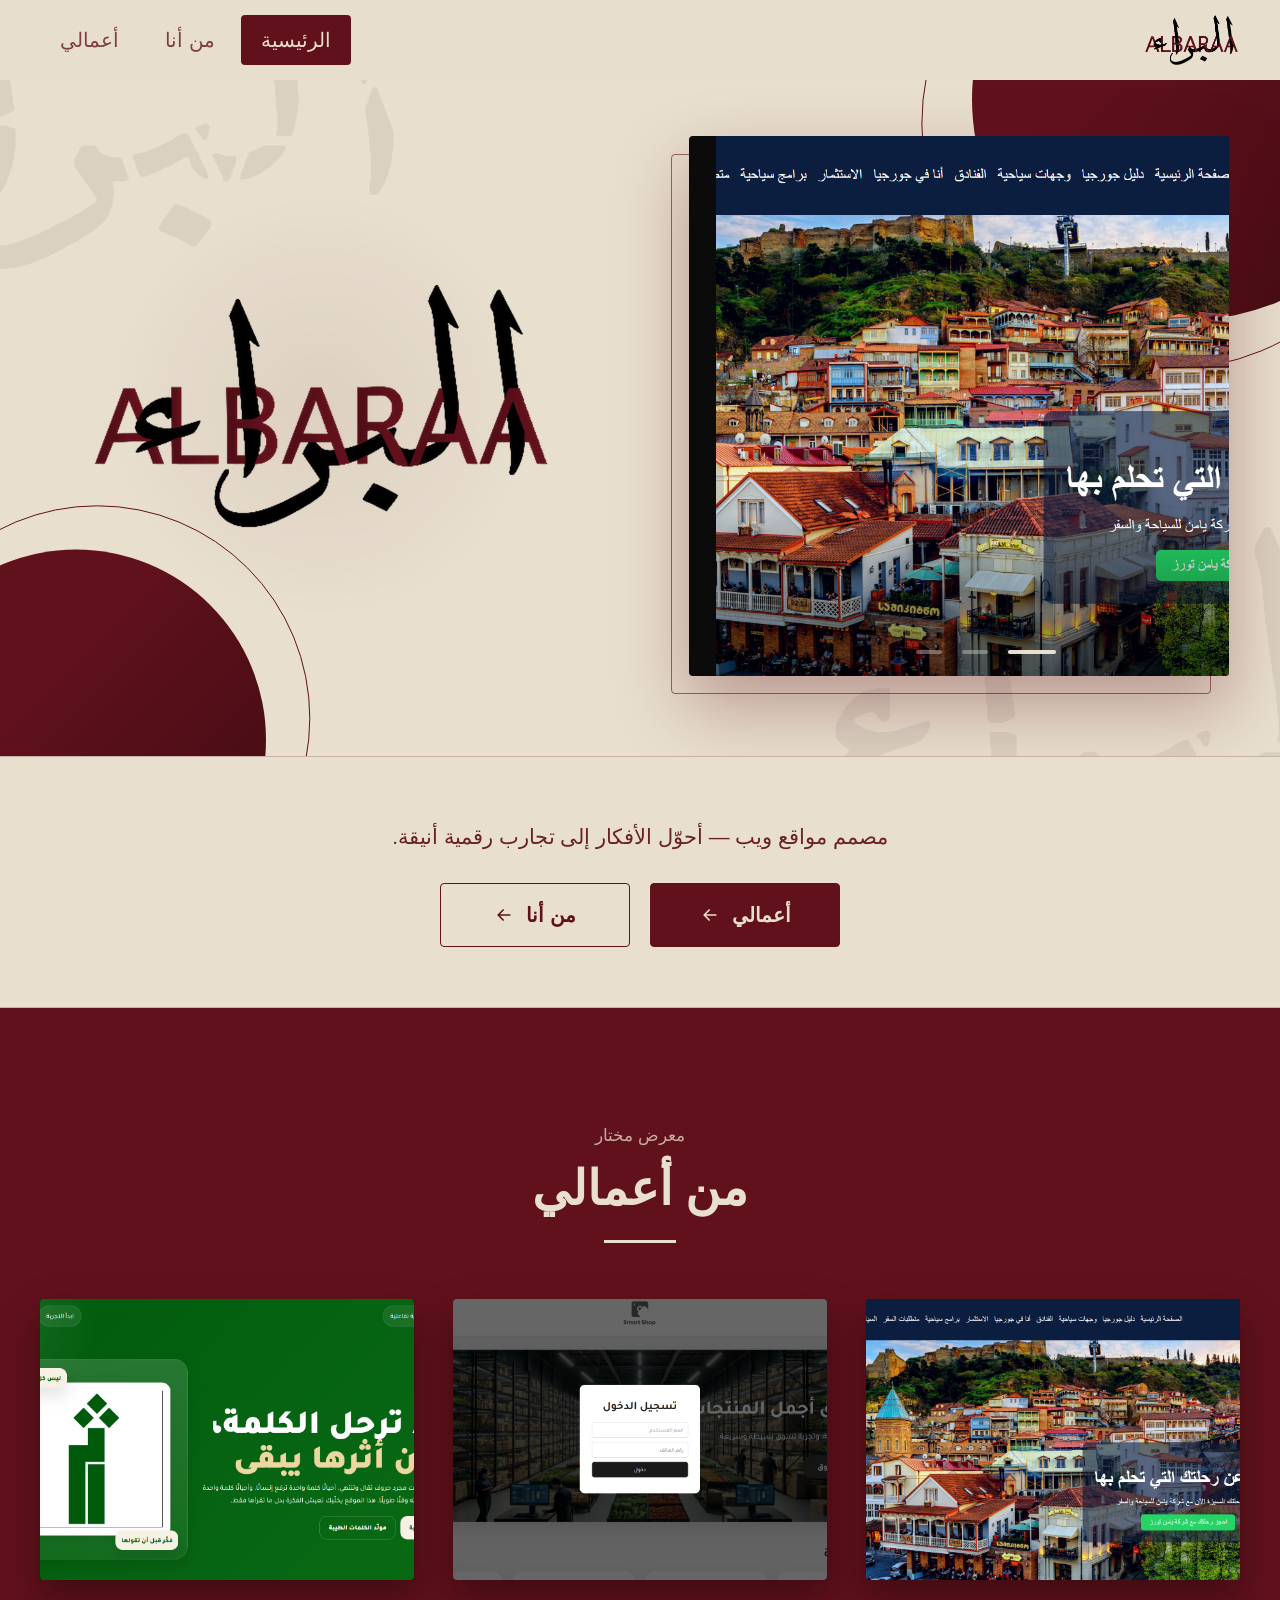
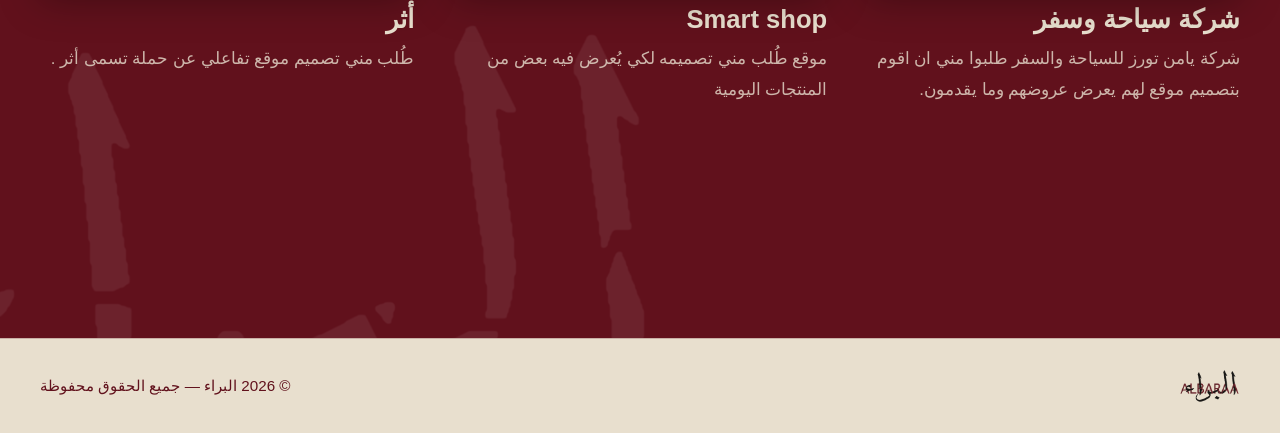
<file: index.html>
<!DOCTYPE html>
<html lang="ar" dir="rtl">
<head>
  <meta charset="UTF-8">
  <meta name="viewport" content="width=device-width, initial-scale=1">
  <title>الرئيسية | معرض أعمالي</title>
  <meta name="description" content="معرض أعمالي في تصميم مواقع الويب">
  <link rel="stylesheet" href="css/style.css">
  <script>document.documentElement.classList.add('js')</script>
  <script src="js/config.js" defer></script>
  <script src="js/projects.js" defer></script>
  <script src="js/lightbox.js" defer></script>
  <script src="js/slider.js" defer></script>
  <script src="js/flag-logo.js" defer></script>
  <script src="js/main.js" defer></script>
</head>
<body>

  <!-- الشريط العلوي يُبنى تلقائيًا من js/config.js -->
  <div id="site-header"></div>

  <main>
    <!-- ===== الواجهة: صور متبدلة (يمين) + الشعار الكبير (يسار) ===== -->
    <section class="hero section-light has-deco">
      <img class="deco deco-letters tl" data-parallax="0.06" src="assets/images/deco/letters.png" alt="" aria-hidden="true">
      <span class="deco deco-circle tr" data-parallax="-0.08" aria-hidden="true"></span>
      <span class="deco deco-circle bl" data-parallax="0.08" style="--d:380px;--dur:19s" aria-hidden="true"></span>
      <img class="deco deco-letters br" data-parallax="-0.05" src="assets/images/deco/letters.png" alt="" aria-hidden="true">
      <div class="container hero-grid">

        <div class="slider-wrap reveal">
          <!-- ثلاث صور تتبدل كل 3 ثوانٍ. غيّر مسار src فقط. يفضّل صور مربعة. -->
          <div class="slider" data-interval="3000" data-controls="dots" data-zoom title="اضغط لعرض الصورة كاملة">
            <div class="slide"><img src="assets/images/hero/hero-1.png" alt="صورة 1"></div>
            <div class="slide"><img src="assets/images/hero/hero-2.png" alt="صورة 2"></div>
            <div class="slide"><img src="assets/images/hero/hero-3.png" alt="صورة 3"></div>
          </div>
        </div>

        <!-- الشعار: يُقرأ من SITE.logo في js/config.js -->
        <div class="logo-stage reveal" style="--d:200ms" data-logo-flag>
          <canvas role="img" aria-label="شعاري"></canvas>
          <span class="logo-fallback">ضع شعارك هنا</span>
        </div>

      </div>
    </section>

    <!-- ===== الزران ===== -->
    <section class="cta-band">
      <div class="container reveal">
        <p>مصمم مواقع ويب — أحوّل الأفكار إلى تجارب رقمية أنيقة.</p>
        <div class="btn-row">
          <a class="btn btn-burgundy" data-arrow href="works.html">أعمالي</a>
          <a class="btn btn-line" data-arrow href="about.html">من أنا</a>
        </div>
      </div>
    </section>

    <!-- ===== ثلاثة من الأعمال (من js/projects.js) ===== -->
    <section class="section section-burgundy has-deco" id="featured">
      <img class="deco deco-letters bl" data-parallax="0.05" src="assets/images/deco/letters.png" alt="" aria-hidden="true">
      <div class="container">
        <div class="section-head reveal">
          <span class="eyebrow">معرض مختار</span>
          <h2 class="section-title">من أعمالي</h2>
        </div>
        <div class="cards" data-render="featured"></div>
        <div class="section-foot reveal">
          <a class="btn btn-solid" data-arrow href="works.html">عرض جميع الأعمال</a>
        </div>
      </div>
    </section>
  </main>

  <div id="site-footer"></div>
</body>
</html>
</file>
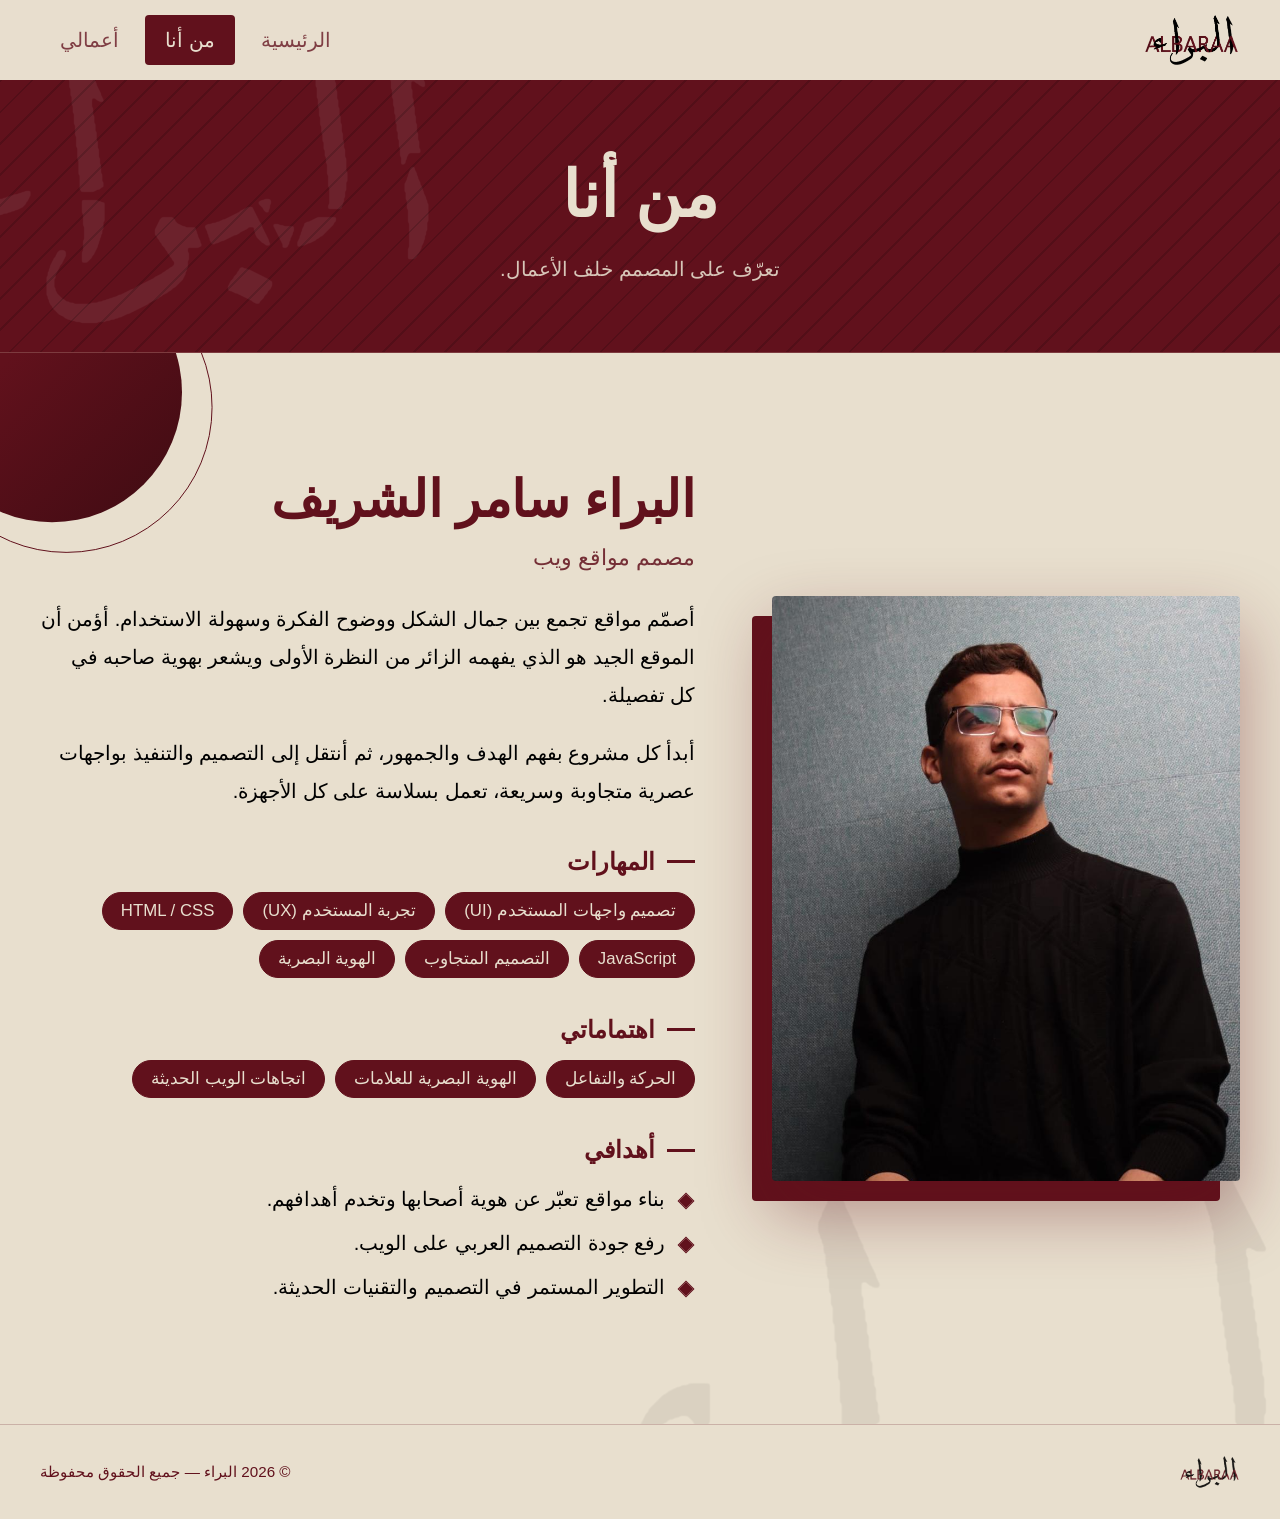
<file: about.html>
<!DOCTYPE html>
<html lang="ar" dir="rtl">
<head>
  <meta charset="UTF-8">
  <meta name="viewport" content="width=device-width, initial-scale=1">
  <title>من أنا | معرض أعمالي</title>
  <meta name="description" content="نبذة تعريفية عن مصمم مواقع الويب">
  <link rel="stylesheet" href="css/style.css">
  <script>document.documentElement.classList.add('js')</script>
  <script src="js/config.js" defer></script>
  <script src="js/projects.js" defer></script>
  <script src="js/lightbox.js" defer></script>
  <script src="js/slider.js" defer></script>
  <script src="js/flag-logo.js" defer></script>
  <script src="js/main.js" defer></script>
</head>
<body>

  <div id="site-header"></div>

  <main>
    <section class="page-hero has-deco">
      <img class="deco deco-letters tl" data-parallax="0.05" src="assets/images/deco/letters.png" alt="" aria-hidden="true">
      <div class="container">
        <h1>من أنا</h1>
        <p>تعرّف على المصمم خلف الأعمال.</p>
      </div>
    </section>

    <section class="section section-light has-deco">
      <span class="deco deco-circle tl" data-parallax="-0.06" style="--d:260px" aria-hidden="true"></span>
      <img class="deco deco-letters br" data-parallax="-0.05" src="assets/images/deco/letters.png" alt="" aria-hidden="true">
      <div class="container about-grid">

        <!-- الصورة الشخصية: غيّر مسار src -->
        <div class="portrait reveal">
          <img src="assets/images/profile/profile.png" alt="صورتي الشخصية" data-zoom title="اضغط لعرض الصورة كاملة">
        </div>

        <!-- النبذة: عدّل النصوص كما تشاء -->
        <div class="about-text reveal" style="--d:150ms">
          <h2> البراء سامر الشريف</h2>
          <p class="role">مصمم مواقع ويب</p>

          <p>أصمّم مواقع تجمع بين جمال الشكل ووضوح الفكرة وسهولة الاستخدام. أؤمن أن الموقع الجيد هو الذي يفهمه الزائر من النظرة الأولى ويشعر بهوية صاحبه في كل تفصيلة.</p>
          <p>أبدأ كل مشروع بفهم الهدف والجمهور، ثم أنتقل إلى التصميم والتنفيذ بواجهات عصرية متجاوبة وسريعة، تعمل بسلاسة على كل الأجهزة.</p>

          <h3>المهارات</h3>
          <ul class="tags">
            <li>تصميم واجهات المستخدم (UI)</li>
            <li>تجربة المستخدم (UX)</li>
            <li>HTML / CSS</li>
            <li>JavaScript</li>
            <li>التصميم المتجاوب</li>
            <li>الهوية البصرية</li>
          </ul>

          <h3>اهتماماتي</h3>
          <ul class="tags">
            <li>الحركة والتفاعل</li>
            <li>الهوية البصرية للعلامات</li>
            <li>اتجاهات الويب الحديثة</li>
          </ul>

          <h3>أهدافي</h3>
          <ul class="goals">
            <li>بناء مواقع تعبّر عن هوية أصحابها وتخدم أهدافهم.</li>
            <li>رفع جودة التصميم العربي على الويب.</li>
            <li>التطوير المستمر في التصميم والتقنيات الحديثة.</li>
          </ul>
        </div>

      </div>
    </section>
  </main>

  <div id="site-footer"></div>
</body>
</html>
</file>
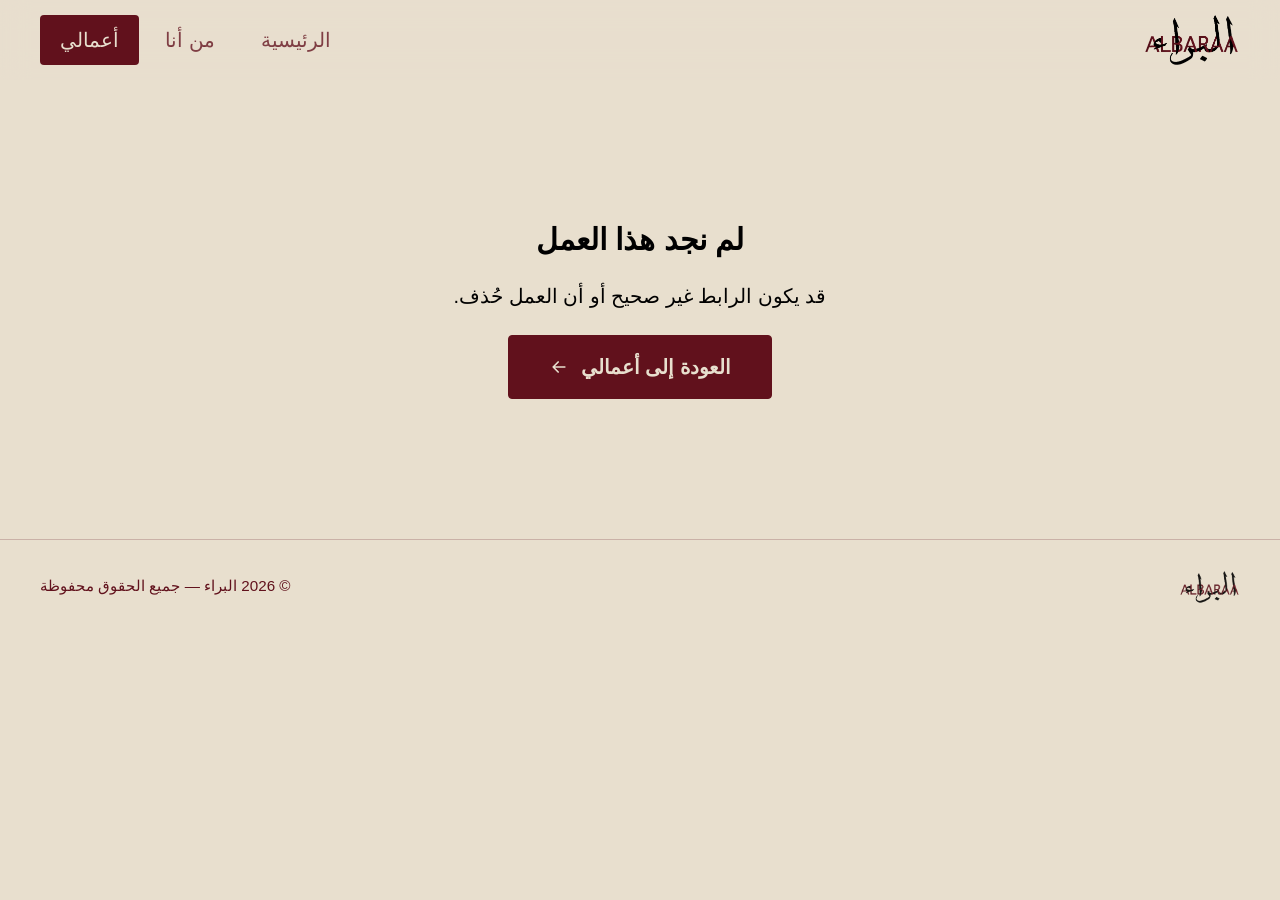
<file: project.html>
<!DOCTYPE html>
<html lang="ar" dir="rtl">
<head>
  <meta charset="UTF-8">
  <meta name="viewport" content="width=device-width, initial-scale=1">
  <title>تفاصيل العمل | معرض أعمالي</title>
  <link rel="stylesheet" href="css/style.css">
  <script>document.documentElement.classList.add('js')</script>
  <script src="js/config.js" defer></script>
  <script src="js/projects.js" defer></script>
  <script src="js/lightbox.js" defer></script>
  <script src="js/slider.js" defer></script>
  <script src="js/flag-logo.js" defer></script>
  <script src="js/main.js" defer></script>
</head>
<body>

  <div id="site-header"></div>

  <!-- صفحة واحدة تعرض أي عمل حسب الرابط: project.html?id=project-1
       محتواها يأتي من js/projects.js، فلا تحتاج لإنشاء صفحة لكل عمل. -->
  <main id="project-root"></main>

  <div id="site-footer"></div>
</body>
</html>
</file>
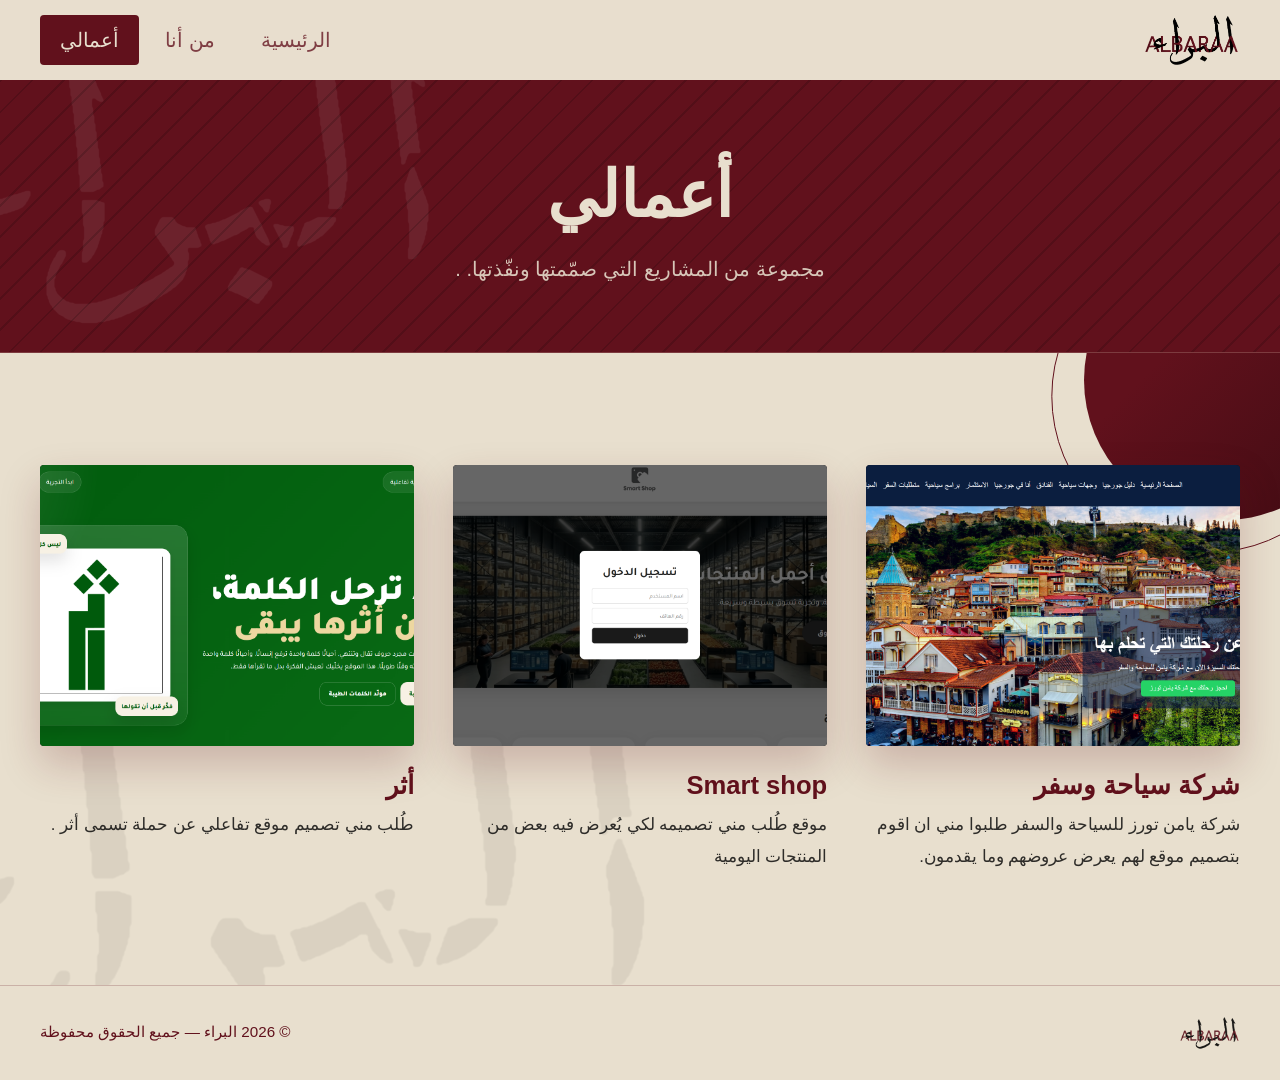
<file: works.html>
<!DOCTYPE html>
<html lang="ar" dir="rtl">
<head>
  <meta charset="UTF-8">
  <meta name="viewport" content="width=device-width, initial-scale=1">
  <title>أعمالي | معرض أعمالي</title>
  <meta name="description" content="أعمالي في تصميم مواقع الويب">
  <link rel="stylesheet" href="css/style.css">
  <script>document.documentElement.classList.add('js')</script>
  <script src="js/config.js" defer></script>
  <script src="js/projects.js" defer></script>
  <script src="js/lightbox.js" defer></script>
  <script src="js/slider.js" defer></script>
  <script src="js/flag-logo.js" defer></script>
  <script src="js/main.js" defer></script>
</head>
<body>

  <div id="site-header"></div>

  <main>
    <section class="page-hero has-deco">
      <img class="deco deco-letters tl" data-parallax="0.05" src="assets/images/deco/letters.png" alt="" aria-hidden="true">
      <div class="container">
        <h1>أعمالي</h1>
        <p>مجموعة من المشاريع التي صمّمتها ونفّذتها. .</p>
      </div>
    </section>

    <section class="section section-light has-deco">
      <span class="deco deco-circle tr" data-parallax="-0.06" style="--d:280px" aria-hidden="true"></span>
      <img class="deco deco-letters bl" data-parallax="0.05" src="assets/images/deco/letters.png" alt="" aria-hidden="true">
      <div class="container">
        <!-- تُبنى البطاقات تلقائيًا من js/projects.js -->
        <div class="cards" data-render="works"></div>
      </div>
    </section>
  </main>

  <div id="site-footer"></div>
</body>
</html>
</file>
<file: css/style.css>
/* ==========================================================
   ملف التنسيق الرئيسي — معرض الأعمال
   الألوان والخط معرّفة في الأعلى، غيّرها من هنا فقط.
   ========================================================== */

:root {
  /* الألوان */
  --burgundy: #61111C;
  --black: #000000;
  --offwhite: #E8DFCE;
  --line: rgba(232, 223, 206, .16);
  --line-dark: rgba(97, 17, 28, .22);

  /* الخط: Simplified Arabic ثم بدائل قريبة إن لم يكن مثبتًا على الجهاز */
  --font: "Simplified Arabic", "Traditional Arabic", "Segoe UI", Tahoma, "Noto Naskh Arabic", Arial, sans-serif;

  --header-h: 80px;
  --maxw: 1200px;
  --radius: 4px;
  --ease: cubic-bezier(.22, .61, .36, 1);
}

/* ---------- أساسيات ---------- */
* { box-sizing: border-box; }
html { scroll-behavior: smooth; -webkit-text-size-adjust: 100%; }
body {
  margin: 0;
  padding-top: var(--header-h);
  background: var(--offwhite);
  color: var(--black);
  font-family: var(--font);
  font-size: 20px;
  line-height: 1.9;
  overflow-x: hidden;
  animation: pageIn .7s var(--ease) both;
}
@keyframes pageIn { from { opacity: 0; } to { opacity: 1; } }
img { max-width: 100%; display: block; }
a { color: inherit; }
h1, h2, h3 { margin: 0; font-weight: 700; line-height: 1.35; }
p { margin: 0 0 1em; }
::selection { background: var(--burgundy); color: var(--offwhite); }
:focus-visible { outline: 2px solid var(--burgundy); outline-offset: 3px; }
.page-hero :focus-visible, .section-burgundy :focus-visible, .pager :focus-visible { outline-color: var(--offwhite); }

.container { width: min(100% - 48px, var(--maxw)); margin-inline: auto; }

/* ---------- ظهور العناصر عند التمرير ---------- */
.js .reveal {
  opacity: 0;
  transform: translateY(32px);
  transition: opacity .9s var(--ease), transform .9s var(--ease);
  transition-delay: var(--d, 0ms);
}
.js .reveal.in { opacity: 1; transform: none; }

/* ==========================================================
   الشريط العلوي
   ========================================================== */
.site-header {
  position: fixed; inset: 0 0 auto 0; z-index: 100;
  height: var(--header-h);
  background: rgba(232, 223, 206, .88);
  -webkit-backdrop-filter: blur(14px); backdrop-filter: blur(14px);
  border-bottom: 1px solid transparent;
  transition: background .4s, height .4s var(--ease), border-color .4s, transform .5s var(--ease);
}
.site-header.hidden { transform: translateY(-100%); }
.site-header.scrolled {
  height: 68px;
  background: rgba(232, 223, 206, .97);
  border-bottom-color: var(--burgundy);
}
.header-inner { height: 100%; display: flex; align-items: center; justify-content: space-between; gap: 24px; }
.brand { display: flex; align-items: center; }
.brand img { height: 54px; width: auto; transition: transform .4s var(--ease), height .4s var(--ease); }
.scrolled .brand img { height: 46px; }
.brand:hover img { transform: scale(1.06); }

.nav-list { display: flex; gap: 6px; list-style: none; margin: 0; padding: 0; }
.nav-list a {
  position: relative; display: block; padding: 6px 20px;
  text-decoration: none; color: rgba(97, 17, 28, .78);
  border-radius: var(--radius);
  transition: color .3s, background .3s;
}
.nav-list a::after {
  content: ""; position: absolute; inset-inline: 20px; bottom: 0; height: 2px;
  background: var(--burgundy);
  transform: scaleX(0); transform-origin: right;
  transition: transform .45s var(--ease);
}
.nav-list a:hover { color: var(--burgundy); }
.nav-list a:hover::after { transform: scaleX(1); }
.nav-list a.active { color: var(--offwhite); background: var(--burgundy); }
.nav-list a.active::after { display: none; }

.nav-toggle {
  display: none; flex-direction: column; align-items: center; justify-content: center; gap: 6px;
  width: 44px; height: 44px; padding: 0;
  background: none; border: 1px solid var(--line-dark); border-radius: var(--radius); cursor: pointer;
}
.nav-toggle span { width: 22px; height: 2px; background: var(--burgundy); transition: transform .4s var(--ease), opacity .3s; }
.nav-toggle[aria-expanded="true"] span:nth-child(1) { transform: translateY(8px) rotate(45deg); }
.nav-toggle[aria-expanded="true"] span:nth-child(2) { opacity: 0; }
.nav-toggle[aria-expanded="true"] span:nth-child(3) { transform: translateY(-8px) rotate(-45deg); }

/* ==========================================================
   الأزرار
   ========================================================== */
.btn {
  position: relative; isolation: isolate; overflow: hidden;
  display: inline-flex; align-items: center; justify-content: center; gap: 12px;
  min-width: 190px; padding: 12px 40px;
  font: inherit; font-weight: 700; text-decoration: none; cursor: pointer;
  border: 1.5px solid var(--offwhite); border-radius: var(--radius);
  transition: color .4s var(--ease), transform .4s var(--ease), box-shadow .4s, border-color .4s;
}
.btn::before {
  content: ""; position: absolute; inset: 0; z-index: -1;
  transform: scaleX(0); transform-origin: right;
  transition: transform .5s var(--ease);
}
.btn:hover { transform: translateY(-3px); box-shadow: 0 14px 30px rgba(0, 0, 0, .35); }
.btn:hover::before { transform: scaleX(1); }
.btn svg { transition: transform .4s var(--ease); flex: none; }
.btn:hover svg { transform: translateX(-6px); }

.btn-solid { background: var(--offwhite); color: var(--burgundy); }
.btn-solid::before { background: var(--burgundy); }
.btn-solid:hover { color: var(--offwhite); }

.btn-outline { background: transparent; color: var(--offwhite); }
.btn-outline::before { background: var(--offwhite); }
.btn-outline:hover { color: var(--black); }

.btn-burgundy { background: var(--burgundy); border-color: var(--burgundy); color: var(--offwhite); }
.btn-burgundy::before { background: var(--offwhite); }
.btn-burgundy:hover { color: var(--burgundy); }

.btn-line { background: transparent; color: var(--burgundy); border-color: var(--burgundy); }
.btn-line::before { background: var(--burgundy); }
.btn-line:hover { color: var(--offwhite); }

/* ==========================================================
   معرض الصور المتبدل (Slider)
   ========================================================== */
.slider-wrap { position: relative; width: min(100%, 540px); }
.slider-wrap::before {
  content: ""; position: absolute; inset: 0; z-index: 0;
  border: 1.5px solid rgba(232, 223, 206, .5); border-radius: var(--radius);
  transform: translate(-18px, 18px);
  transition: transform .6s var(--ease);
}
.slider-wrap:hover::before { transform: translate(-26px, 26px); }
.section-light .slider-wrap::before { border-color: rgba(97, 17, 28, .6); }
.section-light .slider { box-shadow: 0 30px 70px rgba(97, 17, 28, .35); }

.slider {
  position: relative; z-index: 1; isolation: isolate; overflow: hidden;
  aspect-ratio: var(--ratio, 1 / 1);   /* مربع. لتغيير الشكل: --ratio: 4 / 3 */
  background: #0b0b0b; border-radius: var(--radius);
  box-shadow: 0 30px 70px rgba(0, 0, 0, .55);
}
.slider::after {          /* تعتيم خفيف أسفل الصورة لوضوح المؤشرات */
  content: ""; position: absolute; inset: auto 0 0 0; height: 30%; z-index: 2; pointer-events: none;
  background: linear-gradient(to top, rgba(0, 0, 0, .55), transparent);
}
.slide {
  position: absolute; inset: 0; opacity: 0; transform: scale(1.1);
  transition: opacity 1s var(--ease), transform 0s linear 1s;
}
.slide.active {
  opacity: 1; z-index: 1; transform: scale(1);
  transition: opacity 1s var(--ease), transform 6s var(--ease);
}
.slide img { width: 100%; height: 100%; object-fit: cover; }
.slider[data-clickable] { cursor: pointer; }

.slider-dots { position: absolute; inset-inline: 0; bottom: 14px; z-index: 3; display: flex; justify-content: center; gap: 4px; }
.slider-dots button {
  position: relative; overflow: hidden; cursor: pointer;
  box-sizing: content-box; width: 26px; height: 4px; padding: 0;
  border: 8px solid transparent; background: rgba(232, 223, 206, .38); background-clip: padding-box;
  border-radius: 12px;
  transition: width .4s var(--ease);
}
.slider-dots button.active { width: 48px; }
.slider-dots button::after {
  content: ""; position: absolute; inset: 0; background: var(--offwhite);
  transform: scaleX(0); transform-origin: right;
}
.slider-dots button.active::after { animation: dotFill var(--interval, 3s) linear forwards; }
@keyframes dotFill { to { transform: scaleX(1); } }

.slider-arrow {
  position: absolute; top: 50%; z-index: 3; translate: 0 -50%;
  display: grid; place-items: center; width: 48px; height: 48px; padding: 0;
  color: var(--offwhite); background: rgba(0, 0, 0, .45);
  border: 1px solid rgba(232, 223, 206, .6); border-radius: 50%; cursor: pointer;
  opacity: 0; transition: opacity .35s, background .3s, scale .3s var(--ease);
}
.slider-arrow.prev { right: 14px; }
.slider-arrow.next { left: 14px; }
.slider:hover .slider-arrow, .slider:focus-within .slider-arrow { opacity: 1; }
.slider-arrow:hover { background: var(--burgundy); scale: 1.08; }
@media (hover: none) { .slider-arrow { opacity: 1; } }

.slider-counter {
  position: absolute; top: 14px; left: 14px; z-index: 3;
  padding: 0 14px; font-size: .95rem; line-height: 1.8;
  background: rgba(0, 0, 0, .55); border-radius: 999px;
}

/* ==========================================================
   الصفحة الرئيسية — الواجهة
   ========================================================== */
.hero {
  padding: 56px 0 80px; overflow: hidden;
}
.hero-grid {
  display: grid; grid-template-columns: 1fr 1fr; align-items: center;
  gap: clamp(32px, 6vw, 96px);
}
.hero-grid .slider-wrap { justify-self: center; }

.logo-stage { position: relative; width: min(100%, 540px); aspect-ratio: 1 / 1; justify-self: center; }
.logo-stage::before {
  content: ""; position: absolute; inset: 8%; pointer-events: none; filter: blur(12px);
  background: radial-gradient(circle, rgba(97, 17, 28, .07), transparent 65%);
}
.logo-stage canvas { position: relative; display: block; width: 100%; height: 100%; }
.logo-fallback { display: none; }
.logo-stage.no-logo .logo-fallback {
  position: absolute; inset: 0; display: grid; place-items: center;
  font-size: 2rem; color: rgba(97, 17, 28, .6); border: 1.5px dashed var(--line-dark);
}

/* شريط الأزرار تحت الواجهة */
.cta-band { background: var(--offwhite); color: var(--burgundy); padding: 60px 0; text-align: center; border-block: 1px solid var(--line-dark); }
.cta-band p { margin: 0 0 26px; font-size: 1.3rem; opacity: .92; }
.btn-row { display: flex; flex-wrap: wrap; justify-content: center; gap: 20px; }

/* ==========================================================
   الأقسام العامة
   ========================================================== */
.section { padding: clamp(64px, 9vw, 112px) 0; }
.section-light { background: var(--offwhite); color: var(--black); }
.section-dark { background: var(--black); }
.section-burgundy { background: var(--burgundy); color: var(--offwhite); }
.section-burgundy .section-title::after { background: var(--offwhite); }
.section-head { text-align: center; margin-bottom: 56px; }
.eyebrow { display: block; margin-bottom: 6px; font-size: 1.05rem; opacity: .75; }
.section-light .eyebrow { color: var(--burgundy); opacity: 1; }
.section-title { font-size: clamp(2rem, 4vw, 3rem); }
.section-light .section-title { color: var(--burgundy); }
.section-title::after { content: ""; display: block; width: 72px; height: 3px; margin: 18px auto 0; background: var(--burgundy); }
.section-dark .section-title::after { background: var(--offwhite); }
.section-foot { text-align: center; margin-top: 56px; }

.page-hero {
  position: relative; overflow: hidden; text-align: center;
  padding: 72px 0 64px; background: var(--burgundy); color: var(--offwhite);
  border-bottom: 1px solid rgba(232, 223, 206, .2);
}
.page-hero::before {
  content: ""; position: absolute; inset: 0; pointer-events: none;
  background: repeating-linear-gradient(135deg, rgba(0, 0, 0, .15) 0 2px, transparent 2px 22px);
}
.page-hero .container { position: relative; }
.page-hero h1 { font-size: clamp(2.4rem, 6vw, 4rem); }
.page-hero p { max-width: 640px; margin: 12px auto 0; opacity: .88; }
.crumbs { display: inline-block; margin-bottom: 6px; text-decoration: none; opacity: .8; transition: opacity .3s; }
.crumbs:hover { opacity: 1; text-decoration: underline; }

/* ==========================================================
   بطاقات الأعمال
   ========================================================== */
.cards { display: grid; grid-template-columns: repeat(3, minmax(0, 1fr)); gap: clamp(24px, 3vw, 44px); }
.card { display: block; text-decoration: none; color: inherit; }
.card-media {
  position: relative; overflow: hidden; aspect-ratio: 4 / 3;
  background: #111; border-radius: var(--radius);
  box-shadow: 0 18px 40px rgba(97, 17, 28, .22);
  transition: transform .5s var(--ease), box-shadow .5s;
}
.card-media img { width: 100%; height: 100%; object-fit: cover; transition: transform .9s var(--ease); }
.card-media::after {
  content: ""; position: absolute; inset: 0; opacity: 0; transition: opacity .5s;
  background: linear-gradient(to top, rgba(97, 17, 28, .94), rgba(97, 17, 28, .1) 65%);
}
.card-cta {
  position: absolute; inset-inline: 0; bottom: 0; z-index: 2;
  display: flex; align-items: center; gap: 10px; padding: 18px 22px;
  color: var(--offwhite); font-weight: 700;
  opacity: 0; transform: translateY(16px);
  transition: opacity .5s var(--ease), transform .5s var(--ease);
}
.card:hover .card-media { transform: translateY(-6px); box-shadow: 0 28px 55px rgba(97, 17, 28, .5); }
.card:hover img { transform: scale(1.08); }
.card:hover .card-media::after { opacity: 1; }
.card:hover .card-cta { opacity: 1; transform: none; }
.card h3 { margin: 22px 0 6px; font-size: 1.6rem; }
.card p { margin: 0; font-size: 1.05rem; opacity: .8; }
.section-light .card h3 { color: var(--burgundy); }
.section-burgundy .card-media { box-shadow: 0 18px 40px rgba(0, 0, 0, .35); }
.section-burgundy .card:hover .card-media { box-shadow: 0 28px 55px rgba(0, 0, 0, .5); }

/* ==========================================================
   صفحة «من أنا»
   ========================================================== */
.about-grid { display: grid; grid-template-columns: minmax(0, 5fr) minmax(0, 7fr); align-items: center; gap: clamp(36px, 6vw, 88px); }
.portrait { position: relative; width: min(100%, 480px); justify-self: center; }
.portrait::before {
  content: ""; position: absolute; inset: 0; z-index: 0; background: var(--burgundy); border-radius: var(--radius);
  transform: translate(-20px, 20px); transition: transform .6s var(--ease);
}
.portrait:hover::before { transform: translate(-28px, 28px); }
.portrait img {
  position: relative; z-index: 1; width: 100%; aspect-ratio: 4 / 5; object-fit: cover;
  border-radius: var(--radius); box-shadow: 0 30px 70px rgba(97, 17, 28, .4);
}
.about-text h2, .about-text h3 { color: var(--burgundy); }
.about-text h2 { font-size: clamp(2.2rem, 4.5vw, 3.2rem); }
.role { margin: 2px 0 22px; font-size: 1.35rem; color: var(--burgundy); opacity: .85; }
.about-text h3 { display: flex; align-items: center; gap: 12px; margin: 36px 0 14px; font-size: 1.5rem; }
.about-text h3::before { content: ""; width: 28px; height: 3px; background: var(--burgundy); }
.tags { display: flex; flex-wrap: wrap; gap: 10px; margin: 0; padding: 0; list-style: none; }
.tags li {
  padding: 2px 18px; font-size: 1.05rem; line-height: 1.9;
  color: var(--offwhite); background: var(--burgundy); border: 1px solid var(--burgundy); border-radius: 999px;
  transition: background .3s, color .3s, transform .3s var(--ease);
}
.tags li:hover { background: transparent; color: var(--burgundy); transform: translateY(-3px); }
.goals { margin: 0; padding: 0; list-style: none; }
.goals li { position: relative; padding-inline-start: 30px; margin-bottom: 6px; }
.goals li::before {
  content: ""; position: absolute; inset-inline-start: 4px; top: .8em; width: 10px; height: 10px;
  background: var(--burgundy); outline: 1.5px solid var(--burgundy); transform: rotate(45deg);
}

/* ==========================================================
   صفحة تفاصيل العمل
   ========================================================== */
.project-grid { display: grid; grid-template-columns: minmax(0, 1.05fr) minmax(0, 1fr); align-items: start; gap: clamp(36px, 6vw, 80px); }
.project-grid .slider-wrap { width: min(100%, 600px); justify-self: center; }
.project-info h2 { margin-bottom: 14px; font-size: 2rem; color: var(--burgundy); }
.meta { display: grid; grid-template-columns: repeat(2, 1fr); gap: 1px; margin: 28px 0; background: var(--line-dark); border: 1px solid var(--line-dark); border-radius: var(--radius); overflow: hidden; }
.meta div { padding: 14px 20px; background: var(--offwhite); }
.meta dt { font-size: .95rem; opacity: .6; }
.meta dd { margin: 0; font-weight: 700; }

.pager { background: var(--burgundy); color: var(--offwhite); }
.pager-inner { display: grid; grid-template-columns: 1fr 1fr; }
.pager-link { display: flex; flex-direction: column; gap: 2px; padding: 44px 24px; text-decoration: none; transition: background .4s; }
.pager-link:hover { background: rgba(0, 0, 0, .28); }
.pager-link + .pager-link { border-inline-start: 1px solid rgba(232, 223, 206, .2); }
.pager-link.next { align-items: flex-end; text-align: end; }
.pager-label { display: flex; align-items: center; gap: 8px; font-size: .95rem; opacity: .75; }
.pager-link strong { font-size: 1.5rem; }
.notfound { padding: 140px 0; text-align: center; }
.notfound h1 { margin-bottom: 16px; }

/* ==========================================================
   التذييل
   ========================================================== */
.site-footer { background: var(--offwhite); border-top: 1px solid var(--line-dark); padding: 30px 0; font-size: .95rem; color: var(--burgundy); }
.footer-inner { display: flex; align-items: center; justify-content: space-between; flex-wrap: wrap; gap: 16px; }
.footer-inner img { height: 34px; width: auto; opacity: .9; }

/* ==========================================================
   التجاوب مع الشاشات
   ========================================================== */
@media (max-width: 1000px) {
  .cards { grid-template-columns: repeat(2, minmax(0, 1fr)); }
}
@media (max-width: 860px) {
  .hero-grid, .about-grid, .project-grid { grid-template-columns: 1fr; }
  .hero-grid { gap: 56px; }
  .logo-stage { width: min(100%, 400px); }
  .slider-wrap, .project-grid .slider-wrap { width: min(calc(100% - 20px), 460px); margin-inline-start: auto; margin-inline-end: 20px; }
  .slider-wrap { justify-self: center; }
  .about-grid .portrait { width: min(calc(100% - 20px), 400px); margin-inline-end: 20px; }
}
@media (max-width: 760px) {
  body { font-size: 18px; }
  .nav-toggle { display: flex; }
  .main-nav {
    position: absolute; top: 100%; inset-inline: 0; max-height: 0; overflow: hidden;
    background: var(--offwhite); border-bottom: 1px solid var(--burgundy);
    transition: max-height .5s var(--ease);
  }
  .main-nav.open { max-height: 320px; }
  .nav-list { flex-direction: column; gap: 4px; padding: 12px 24px 20px; }
  .nav-list a { padding: 10px 16px; }
  .nav-list a::after { display: none; }
  .cards { grid-template-columns: 1fr; }
  .meta { grid-template-columns: 1fr; }
  .pager-link { padding: 32px 16px; }
  .pager-link strong { font-size: 1.2rem; }
}

@media (prefers-reduced-motion: reduce) {
  *, *::before, *::after { animation-duration: .01ms !important; animation-iteration-count: 1 !important; transition-duration: .01ms !important; transition-delay: 0ms !important; scroll-behavior: auto !important; }
  .js .reveal { opacity: 1; transform: none; }
}

/* ==========================================================
   عناصر الزينة: دوائر الزوايا والحروف الباهتة
   تُضاف داخل أي قسم يحمل الصنف has-deco. الأماكن: tl tr bl br
   ========================================================== */
.has-deco { position: relative; overflow: hidden; isolation: isolate; }
.deco {
  position: absolute; z-index: -1; pointer-events: none; user-select: none;
  translate: 0 var(--py, 0px);                       /* حركة التمرير (من main.js) */
  animation: floaty var(--dur, 16s) ease-in-out infinite;   /* طفو بطيء */
}
@keyframes floaty {
  0%, 100% { transform: translateY(0) rotate(var(--rot, 0deg)); }
  50%      { transform: translateY(-16px) rotate(calc(var(--rot, 0deg) + 2deg)); }
}

.deco-circle {
  --d: 440px; --rx: -5%; --ry: 5%;
  width: var(--d); aspect-ratio: 1; border-radius: 50%;
  background: linear-gradient(135deg, var(--burgundy) 35%, color-mix(in srgb, var(--burgundy) 65%, #000));
}
.deco-circle::after {                                 /* الحلقة الرفيعة حول الدائرة */
  content: ""; position: absolute; inset: -6%;
  border: 1.5px solid var(--burgundy); border-radius: 50%;
  translate: var(--rx) var(--ry);
}
.deco-circle.tr { top: calc(var(--d) * -.45); right: calc(var(--d) * -.3); }
.deco-circle.bl { bottom: calc(var(--d) * -.45); left: calc(var(--d) * -.3); --rx: 5%; --ry: -5%; }
.deco-circle.tl { top: calc(var(--d) * -.45); left: calc(var(--d) * -.3); --rx: 5%; --ry: 5%; }
.deco-circle.br { bottom: calc(var(--d) * -.45); right: calc(var(--d) * -.3); --rx: -5%; --ry: -5%; }

.deco-letters { --w: 760px; --rot: -8deg; width: var(--w); height: auto; opacity: .06; }
.hero .deco-letters { --w: 560px; }
.deco-letters.tl { top: -10%; left: -9%; }
.hero .deco-letters.tl { top: -24%; left: -13%; }
.deco-letters.tr { top: -10%; right: -9%; --rot: 6deg; }
.deco-letters.bl { bottom: -18%; left: -9%; --rot: -6deg; }
.deco-letters.br { bottom: -18%; right: -9%; --rot: 8deg; }
/* على الخلفية الخمرية تصبح الحروف فاتحة */
.page-hero .deco-letters, .section-burgundy .deco-letters { filter: invert(1); opacity: .07; }
.page-hero .deco-letters { --w: 480px; }
.page-hero .deco-letters.tl { top: -25%; left: -4%; }

@media (max-width: 760px) {
  .deco-circle { --d: 270px; }
  .deco-letters { --w: 460px; }
  .page-hero .deco-letters { --w: 320px; }
}

/* ==========================================================
   عرض الصورة كاملة (Lightbox) — يُفتح بالضغط على الصور
   ========================================================== */
.slider[data-zoom], .portrait img[data-zoom] { cursor: zoom-in; }
.slider[data-zoom] .slider-dots, .slider[data-zoom] .slider-arrow { cursor: pointer; }

.lb-lock { overflow: hidden; }
.lightbox {
  position: fixed; inset: 0; z-index: 300;
  display: grid; place-items: center; padding: 64px 72px;
  background: rgba(60, 8, 16, .96);
  -webkit-backdrop-filter: blur(6px); backdrop-filter: blur(6px);
  opacity: 0; transition: opacity .35s var(--ease);
}
.lightbox[hidden] { display: none; }
.lightbox.open { opacity: 1; }
.lb-figure { margin: 0; display: grid; justify-items: center; gap: 14px; max-width: 100%; max-height: 100%; }
.lb-img {
  display: block; max-width: min(100%, 1400px); max-height: calc(100vh - 150px);
  width: auto; height: auto; object-fit: contain;
  background: var(--offwhite); border-radius: var(--radius);
  box-shadow: 0 30px 80px rgba(0, 0, 0, .5);
  opacity: 0; transform: scale(.94);
  transition: opacity .45s var(--ease), transform .45s var(--ease);
}
.lb-img.in { opacity: 1; transform: none; }
.lb-counter { color: var(--offwhite); font-size: 1rem; line-height: 1; opacity: .85; }
.lb-btn {
  position: absolute; z-index: 2; display: grid; place-items: center;
  width: 52px; height: 52px; padding: 0; cursor: pointer;
  color: var(--offwhite); background: rgba(232, 223, 206, .08);
  border: 1px solid rgba(232, 223, 206, .55); border-radius: 50%;
  transition: background .3s, color .3s, transform .3s var(--ease);
}
.lb-btn:hover { background: var(--offwhite); color: var(--burgundy); transform: scale(1.08); }
.lb-btn:focus-visible { outline: 2px solid var(--offwhite); outline-offset: 3px; }
.lb-btn[hidden] { display: none; }
.lb-close { top: 20px; left: 20px; }
.lb-nav { top: 50%; translate: 0 -50%; }
.lb-nav:hover { transform: scale(1.08); }
.lb-prev { right: 20px; }
.lb-next { left: 20px; }

@media (max-width: 760px) {
  .lightbox { padding: 72px 14px 64px; }
  .lb-img { max-height: calc(100vh - 170px); }
  .lb-btn { width: 46px; height: 46px; }
  .lb-nav { top: auto; bottom: 14px; translate: none; }
  .lb-prev { right: 22%; }
  .lb-next { left: 22%; }
  .lb-close { top: 14px; left: 14px; }
}
</file>
